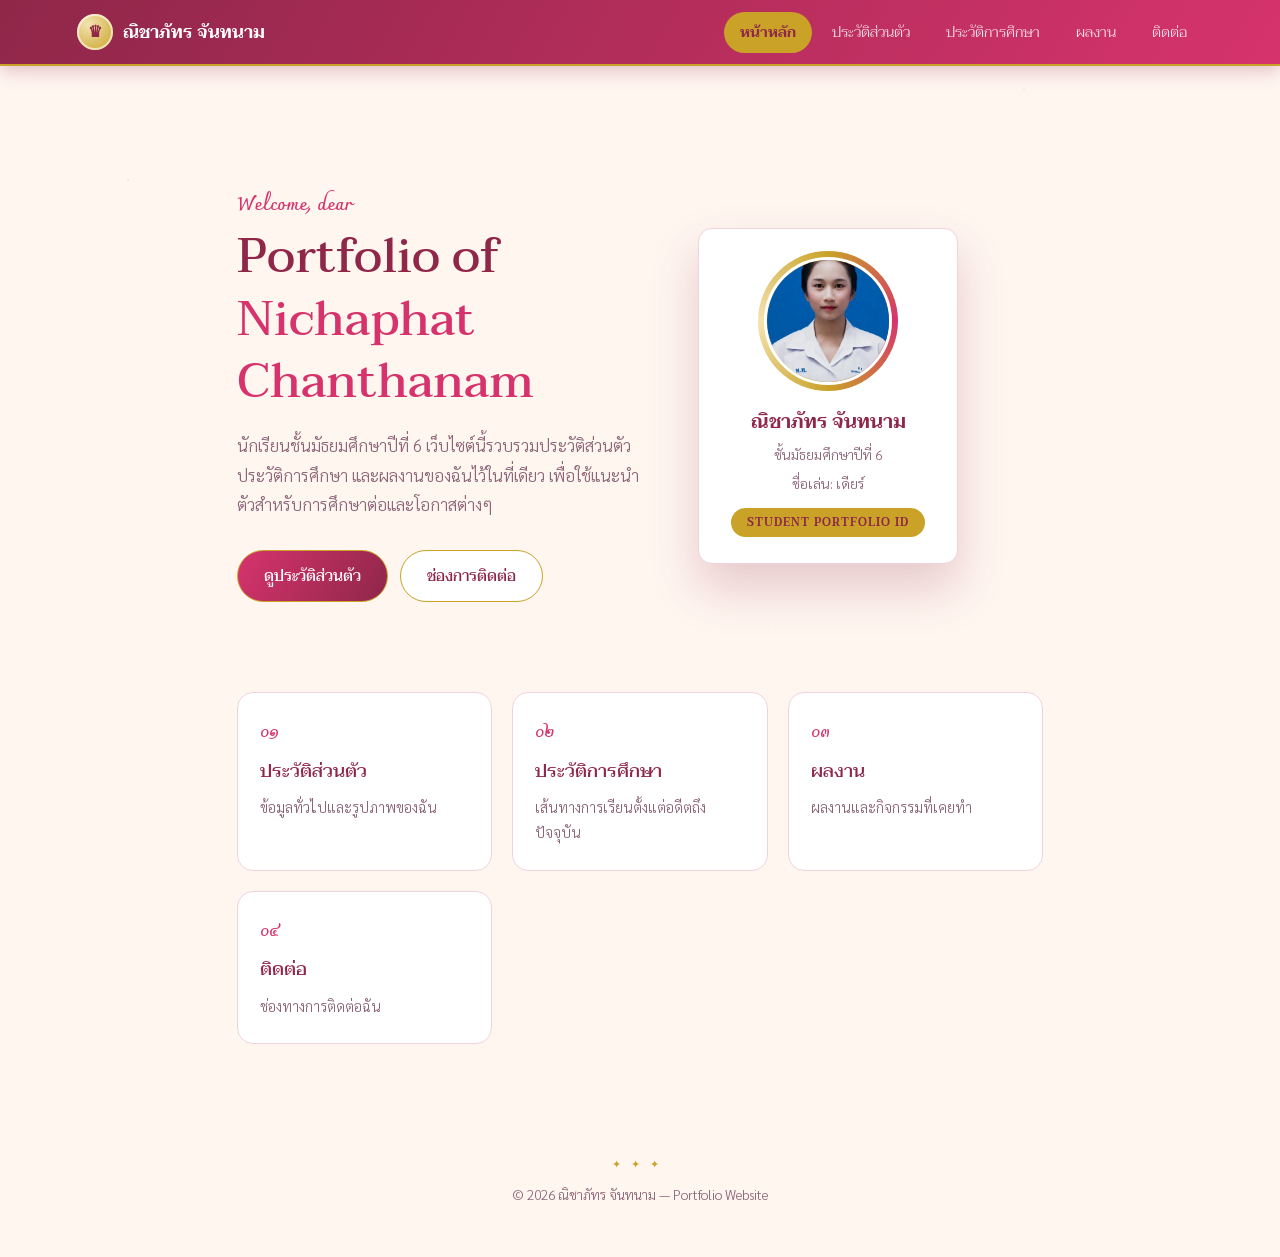
<file: index.html>
<!DOCTYPE html>
<html lang="th">
<head>
<meta charset="UTF-8">
<meta name="viewport" content="width=device-width, initial-scale=1.0">
<title>Portfolio ของ ณิชาภัทร จันทนาม</title>
<link rel="stylesheet" href="style.css">
</head>
<body>

<nav class="topnav">
  <div class="brand">
    <span class="brand-badge"></span>
    ณิชาภัทร จันทนาม
  </div>
  <button class="nav-toggle" aria-label="เปิดเมนู">&#9776;</button>
  <ul class="navlinks">
    <li><a href="index.html" aria-current="page">หน้าหลัก</a></li>
    <li><a href="personal.html">ประวัติส่วนตัว</a></li>
    <li><a href="education.html">ประวัติการศึกษา</a></li>
    <li><a href="activities.html">ผลงาน</a></li>
    <li><a href="contact.html">ติดต่อ</a></li>
  </ul>
</nav>

<main>
  <section class="hero">
    <div>
      <span class="eyebrow">Welcome, dear</span>
      <h1>Portfolio of <br><span class="accent">Nichaphat Chanthanam</span></h1>
      <p class="lede">นักเรียนชั้นมัธยมศึกษาปีที่ 6 เว็บไซต์นี้รวบรวมประวัติส่วนตัว ประวัติการศึกษา และผลงานของฉันไว้ในที่เดียว เพื่อใช้แนะนำตัวสำหรับการศึกษาต่อและโอกาสต่างๆ</p>
      <div class="hero-cta">
        <a href="personal.html" class="btn btn-solid">ดูประวัติส่วนตัว</a>
        <a href="contact.html" class="btn btn-ghost">ช่องการติดต่อ</a>
      </div>
    </div>

    <div class="id-card">
      <div class="id-photo-frame">
        <div class="id-photo-inner">
          <!-- รูปโปรไฟล์: ใส่ไฟล์ images/นาเดีย.png -->
          <img src="images/นาเดีย.png" alt="รูป ณิชาภัทร จันทนาม" onerror="this.style.display='none'; this.nextElementSibling.style.display='flex';">
          <span style="display:none; align-items:center; justify-content:center; height:100%;">รูปนักเรียน</span>
        </div>
      </div>
      <div class="name">ณิชาภัทร จันทนาม</div>
      <div class="role">ชั้นมัธยมศึกษาปีที่ 6</div>
      <div class="role">ชื่อเล่น: เดียร์</div>
      <span class="id-ribbon">STUDENT PORTFOLIO ID</span>
    </div>
  </section>

  <section>
    <div class="grid-links">
      <a class="link-card" href="personal.html">
        <span class="num">๐๑</span>
        <h3>ประวัติส่วนตัว</h3>
        <p>ข้อมูลทั่วไปและรูปภาพของฉัน</p>
      </a>
      <a class="link-card" href="education.html">
        <span class="num">๐๒</span>
        <h3>ประวัติการศึกษา</h3>
        <p>เส้นทางการเรียนตั้งแต่อดีตถึงปัจจุบัน</p>
      </a>
      <a class="link-card" href="activities.html">
        <span class="num">๐๓</span>
        <h3>ผลงาน</h3>
        <p>ผลงานและกิจกรรมที่เคยทำ</p>
      </a>
      <a class="link-card" href="contact.html">
        <span class="num">๐๔</span>
        <h3>ติดต่อ</h3>
        <p>ช่องทางการติดต่อฉัน</p>
      </a>
    </div>
  </section>
</main>

<footer>&copy; 2026 ณิชาภัทร จันทนาม — Portfolio Website</footer>

<script src="script.js"></script>
</body>
</html>
</file>
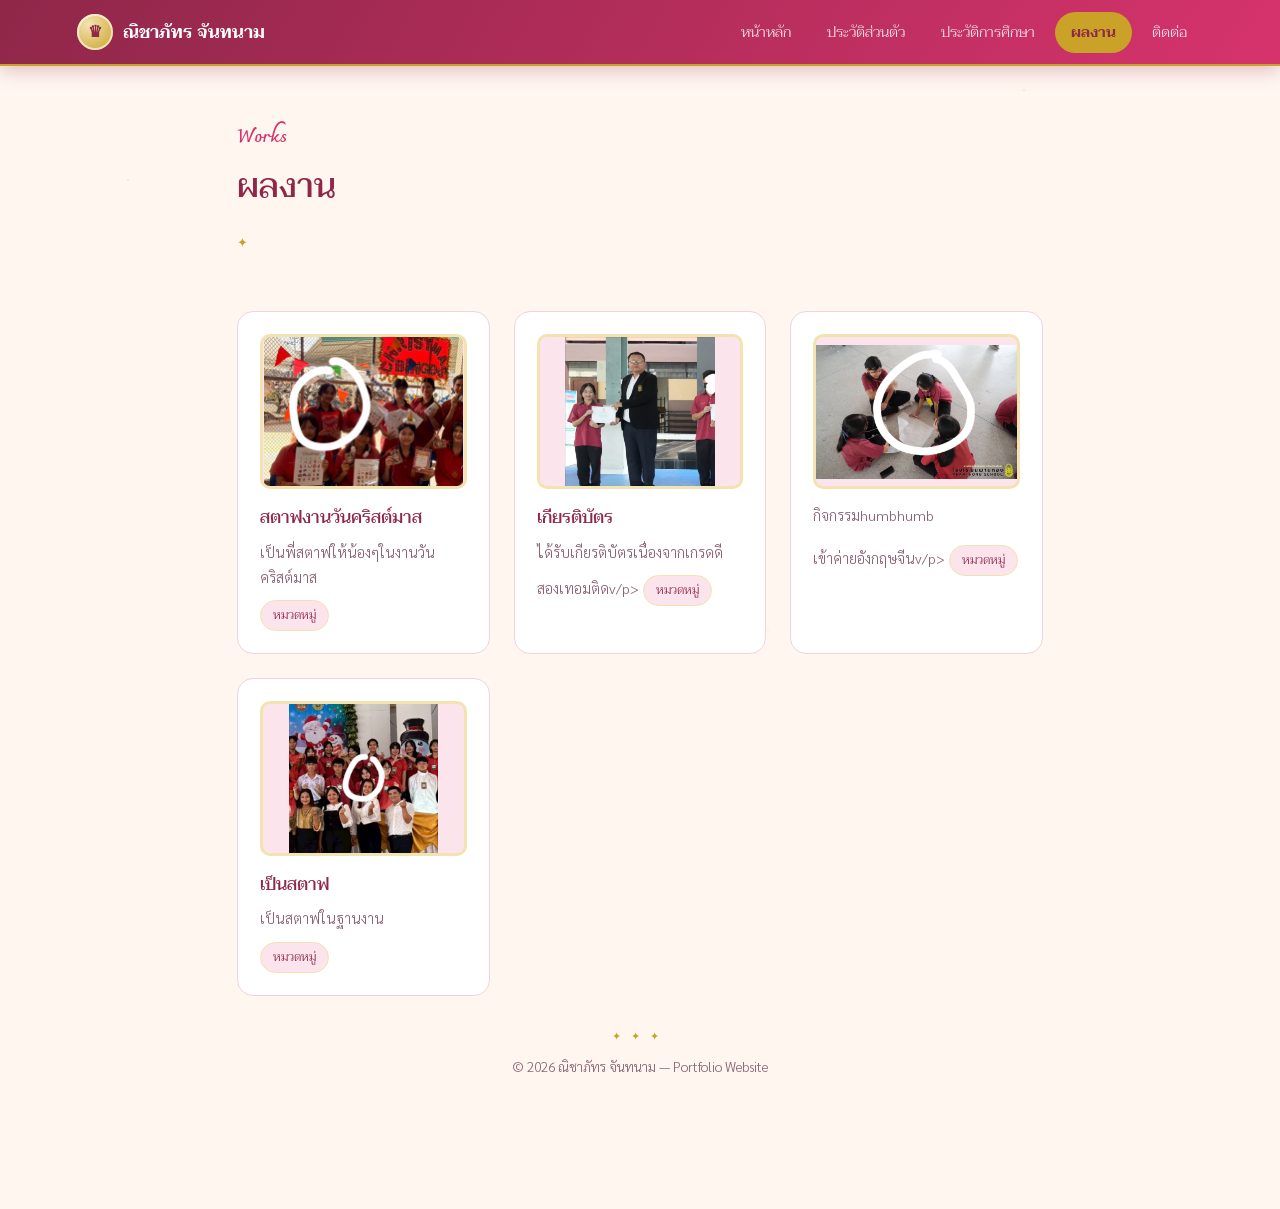
<file: activities.html>
<!DOCTYPE html>
<html lang="th">
<head>
<meta charset="UTF-8">
<meta name="viewport" content="width=device-width, initial-scale=1.0">
<title>ผลงาน | ณิชาภัทร จันทนาม</title>
<link rel="stylesheet" href="style.css">
</head>
<body>

<nav class="topnav">
  <div class="brand">
    <span class="brand-badge"></span>
    ณิชาภัทร จันทนาม
  </div>
  <button class="nav-toggle" aria-label="เปิดเมนู">&#9776;</button>
  <ul class="navlinks">
    <li><a href="index.html">หน้าหลัก</a></li>
    <li><a href="personal.html">ประวัติส่วนตัว</a></li>
    <li><a href="education.html">ประวัติการศึกษา</a></li>
    <li><a href="activities.html" aria-current="page">ผลงาน</a></li>
    <li><a href="contact.html">ติดต่อ</a></li>
  </ul>
</nav>

<main>
  <header class="page-header">
    <span class="eyebrow">Works</span>
    <h1>ผลงาน</h1>
  </header>

  <div class="work-grid">
    <!-- คัดลอกบล็อก .work-card ทั้งก้อนเพื่อเพิ่มผลงานใหม่ -->

    <div class="work-card">
      <div class="thumb">
        <!-- เปลี่ยนเป็น <img src="images/ชื่อไฟล์.jpg" alt="..."> เมื่อมีรูปผลงาน -->
        <img src="images/ผลงาน 1.jpg" alt="ผลงานที่ 1" onerror="this.style.display='none'; this.nextElementSibling.style.display='flex';">
        <span style="display:none; align-items:center; justify-content:center; height:100%;">รูปผลงานที่ 1</span>
      </div>
      <h3>สตาฟงานวันคริสต์มาส</h3>
      <p>เป็นพี่สตาฟให้น้องๆในงานวันคริสต์มาส</p>
      <span class="tag">หมวดหมู่</span>
    </div>

    <div class="work-card">
      <div class="thumb">
        <!-- เปลี่ยนเป็น <img src="images/ชื่อไฟล์.jpg" alt="..."> เมื่อมีรูปผลงาน -->
        <img src="images/ผลงาน 2.jpg" alt="ผลงานที่ 2" onerror="this.style.display='none'; this.nextElementSibling.style.display='flex';">
        <span style="display:none; align-items:center; justify-content:center; height:100%;">รูปผลงานที่ 2</span>
      </div>
      <h3>เกียรติบัตร</h3>
      <p>ได้รับเกียรติบัตรเนื่องจากเกรดดีสองเทอมติดv/p>
      <span class="tag">หมวดหมู่</span>
    </div>

    <div class="work-card">
      <div class="thumb">
        <!-- เปลี่ยนเป็น <img src="images/ชื่อไฟล์.jpg" alt="..."> เมื่อมีรูปผลงาน -->
        <img src="images/ผลงาน 3.jpg" alt="ผลงานที่ 3" onerror="this.style.display='none'; this.nextเนื่องจากเกรดดีสcenterติvstyle.display='flex';">
        <span style="display:none; align-items:center; justify-content:center; height:100%;">รูปผลงานที่ 3</span>
      </div>
      <h3></h3>
      <p>กิจกรรมhumbhumb
     <p>เข้าค่ายอังกฤษจีนv/p> 
      <span class="tag">หมวดหมู่</span>
    </div>

    <div class="work-card">
      <div class="thumb">
        <!-- เปลี่ยนเป็น <img src="images/ชื่อไฟล์.jpg" alt="..."> เมื่อมีรูปผลงาน -->
        <img src="images/ผลงาน 4.jpg" alt="ผลงานที่ 4" othumb"this.style.display='none'; this.nextElementSibliheightle.display='flex';">
        <span style="display:none; align-items:center; justify-content:center; height:100%;">รูปผลงานที่ 4</span>
      </div>
      <h3>เป็นสตาฟ</h3>
      <p>เป็นสตาฟในฐานงาน</p>
      <span class="tag">หมวดหมู่</span>
    </div>

  </div>
<footer>&copy; 2026 ณิชาภัทร จันทนาม — Portfolio Website</footer>

<script src="script.js"></script>
</body>
</html>
</file>
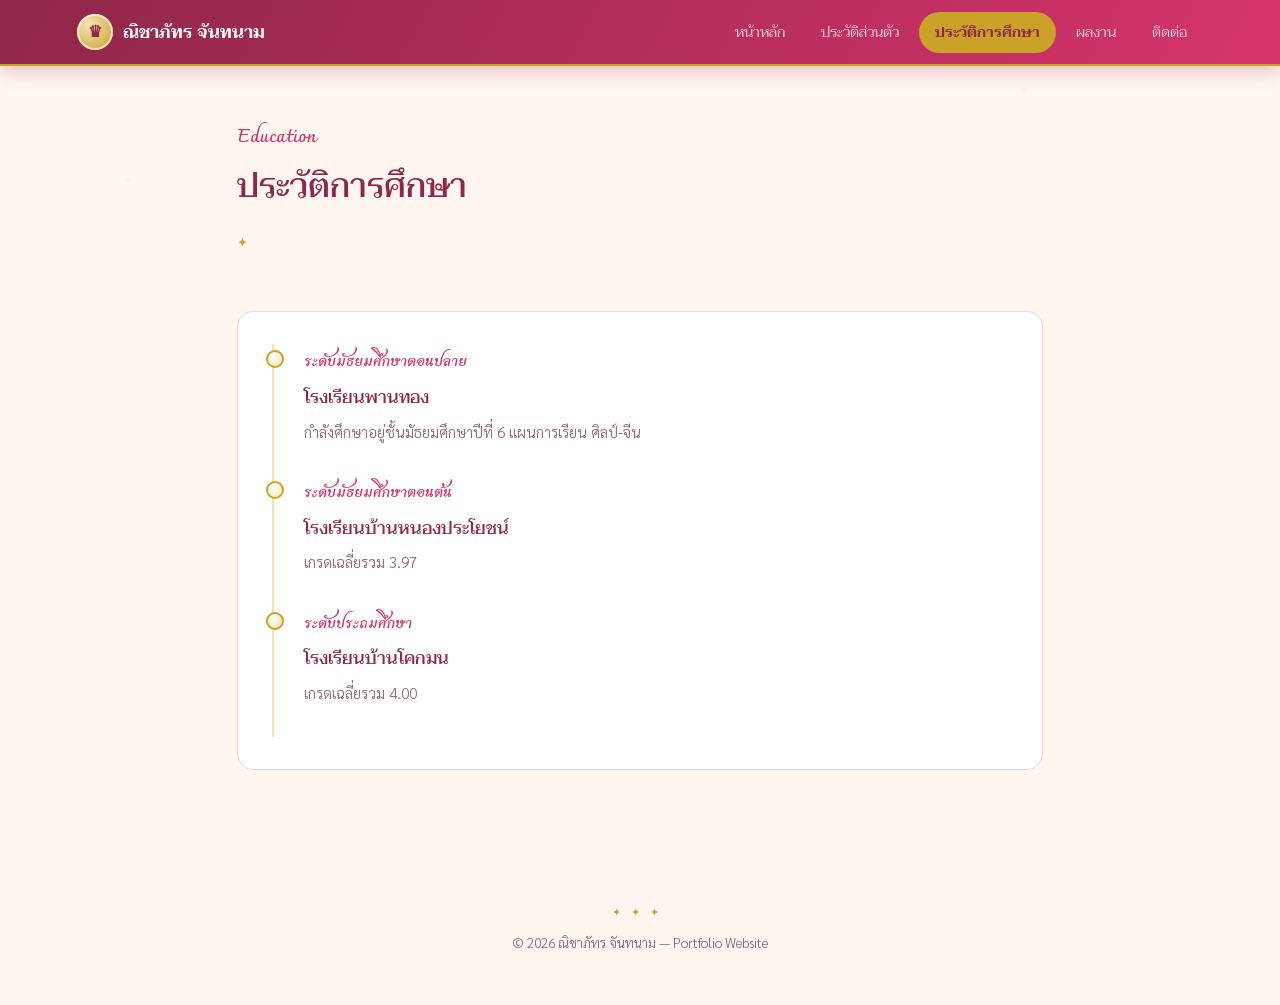
<file: education.html>
<!DOCTYPE html>
<html lang="th">
<head>
<meta charset="UTF-8">
<meta name="viewport" content="width=device-width, initial-scale=1.0">
<title>ประวัติการศึกษา | ณิชาภัทร จันทนาม</title>
<link rel="stylesheet" href="style.css">
</head>
<body>

<nav class="topnav">
  <div class="brand">
    <span class="brand-badge"></span>
    ณิชาภัทร จันทนาม
  </div>
  <button class="nav-toggle" aria-label="เปิดเมนู">&#9776;</button>
  <ul class="navlinks">
    <li><a href="index.html">หน้าหลัก</a></li>
    <li><a href="personal.html">ประวัติส่วนตัว</a></li>
    <li><a href="education.html" aria-current="page">ประวัติการศึกษา</a></li>
    <li><a href="activities.html">ผลงาน</a></li>
    <li><a href="contact.html">ติดต่อ</a></li>
  </ul>
</nav>

<main>
  <header class="page-header">
    <span class="eyebrow">Education</span>
    <h1>ประวัติการศึกษา</h1>
  </header>

  <div class="card">
    <!-- แก้ปี ชื่อโรงเรียน และรายละเอียดในแต่ละ <li> ให้ตรงกับของจริง -->
    <ul class="timeline">
      <li>
        <span class="year">ระดับมัธยมศึกษาตอนปลาย</span>
        <h3>โรงเรียนพานทอง</h3>
        <p>กำลังศึกษาอยู่ชั้นมัธยมศึกษาปีที่ 6 แผนการเรียน ศิลป์-จีน</p>
      </li>
      <li>
        <span class="year">ระดับมัธยมศึกษาตอนต้น</span>
        <h3>โรงเรียนบ้านหนองประโยชน์</h3>
        <p>เกรดเฉลี่ยรวม 3.97</p>
      </li>
      <li>
        <span class="year">ระดับประถมศึกษา</span>
        <h3>โรงเรียนบ้านโคกมน</h3>
        <p>เกรดเฉลี่ยรวม 4.00</p>
      </li>
    </ul>
  </div>
</main>

<footer>&copy; 2026 ณิชาภัทร จันทนาม — Portfolio Website</footer>

<script src="script.js"></script>
</body>
</html>
</file>
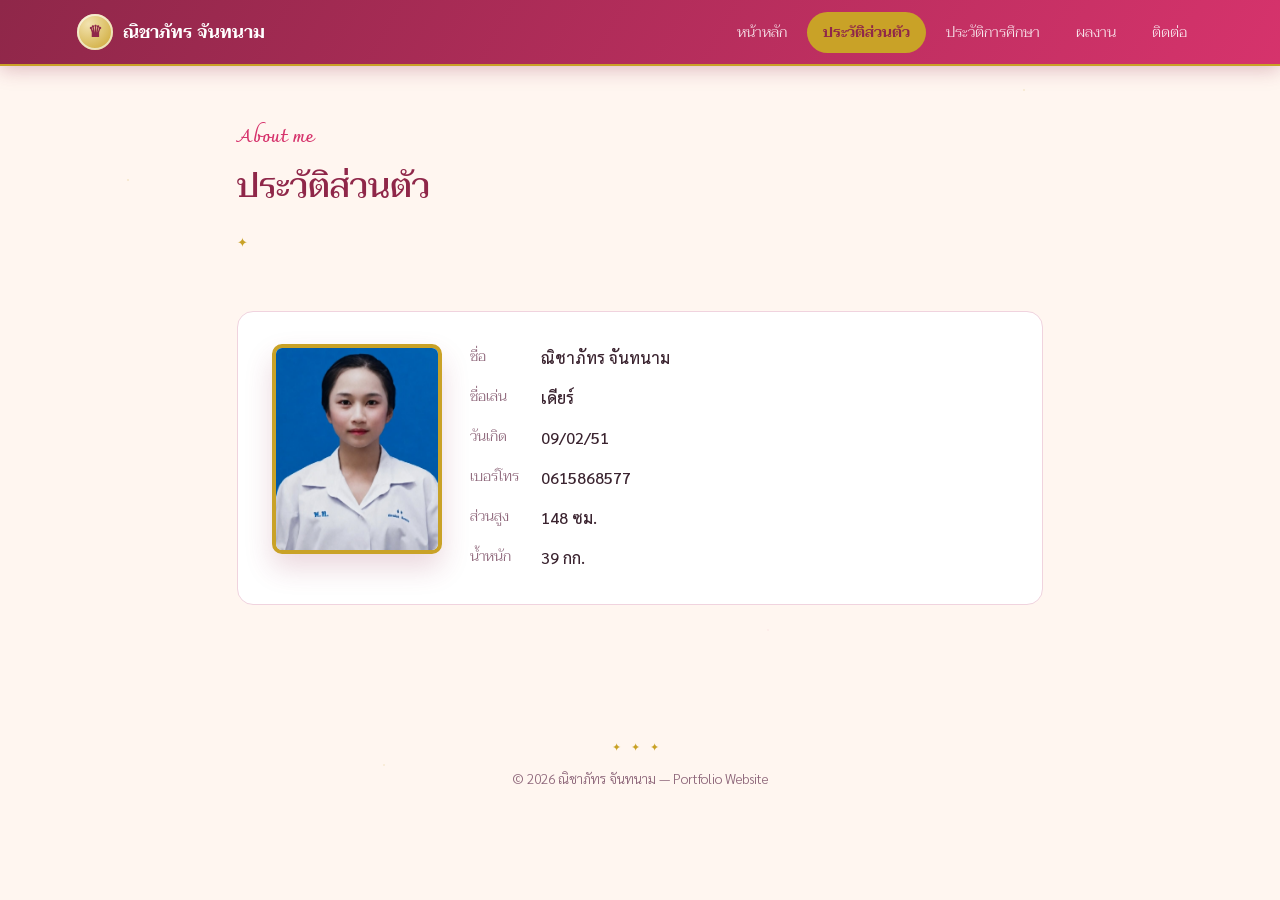
<file: personal.html>
<!DOCTYPE html>
<html lang="th">
<head>
<meta charset="UTF-8">
<meta name="viewport" content="width=device-width, initial-scale=1.0">
<title>ประวัติส่วนตัว | ณิชาภัทร จันทนาม</title>
<link rel="stylesheet" href="style.css">
</head>
<body>

<nav class="topnav">
  <div class="brand">
    <span class="brand-badge"></span>
    ณิชาภัทร จันทนาม
  </div>
  <button class="nav-toggle" aria-label="เปิดเมนู">&#9776;</button>
  <ul class="navlinks">
    <li><a href="index.html">หน้าหลัก</a></li>
    <li><a href="personal.html" aria-current="page">ประวัติส่วนตัว</a></li>
    <li><a href="education.html">ประวัติการศึกษา</a></li>
    <li><a href="activities.html">ผลงาน</a></li>
    <li><a href="contact.html">ติดต่อ</a></li>
  </ul>
</nav>

<main>
  <header class="page-header">
    <span class="eyebrow">About me</span>
    <h1>ประวัติส่วนตัว</h1>
  </header>

  <div class="card">
    <div class="profile-block">
      <!-- รูปโปรไฟล์: เปลี่ยนไฟล์ในโฟลเดอร์ images/ แล้วแก้ src ด้านล่างได้เลย -->
      <img class="profile-photo" src="images/นาเดีย.png" alt="รูป ณิชาภัทร จันทนาม">

      <dl class="info-list">
        <dt>ชื่อ</dt><dd>ณิชาภัทร จันทนาม</dd>
        <dt>ชื่อเล่น</dt><dd>เดียร์</dd>
        <dt>วันเกิด</dt><dd>09/02/51</dd>
        <dt>เบอร์โทร</dt><dd>0615868577</dd>
        <dt>ส่วนสูง</dt><dd>148 ซม.</dd>
        <dt>น้ำหนัก</dt><dd>39 กก.</dd>
      </dl>
    </div>
  </div>
</main>

<footer>&copy; 2026 ณิชาภัทร จันทนาม — Portfolio Website</footer>

<script src="script.js"></script>
</body>
</html>
</file>
<file: style.css>
@import url('https://fonts.googleapis.com/css2?family=Taviraj:wght@300;400;500;600&family=Charmonman:wght@400;700&family=Sarabun:wght@300;400;500&display=swap');

:root {
  --cream: #FFF6F0;
  --blush: #FBE4EC;
  --rose: #D6336C;
  --rose-deep: #8F2749;
  --gold: #C9A227;
  --gold-light: #F3E3B0;
  --card: #FFFFFF;
  --ink: #3B2430;
  --ink-soft: #8C6478;
  --line: #F0D3DE;
  --radius: 16px;
}

* { box-sizing: border-box; }

html { scroll-behavior: smooth; }

body {
  margin: 0;
  background: var(--cream);
  background-image:
    radial-gradient(2px 2px at 10% 20%, rgba(201,162,39,0.35) 0, transparent 60%),
    radial-gradient(2px 2px at 80% 10%, rgba(201,162,39,0.3) 0, transparent 60%),
    radial-gradient(1.5px 1.5px at 60% 70%, rgba(214,51,108,0.2) 0, transparent 60%),
    radial-gradient(2px 2px at 30% 85%, rgba(201,162,39,0.28) 0, transparent 60%);
  background-attachment: fixed;
  color: var(--ink);
  font-family: 'Sarabun', sans-serif;
  font-weight: 300;
  line-height: 1.75;
}

h1, h2, h3, .display {
  font-family: 'Taviraj', serif;
  font-weight: 500;
  color: var(--rose-deep);
  margin: 0;
}

a { color: inherit; text-decoration: none; }

/* ---------- Top nav ---------- */
.topnav {
  position: sticky;
  top: 0;
  z-index: 50;
  display: flex;
  align-items: center;
  justify-content: space-between;
  padding: 14px 6vw;
  background: linear-gradient(120deg, var(--rose-deep), var(--rose));
  color: #fff;
  box-shadow: 0 4px 18px rgba(143,39,73,0.28);
  border-bottom: 2px solid var(--gold);
}

.brand {
  display: flex;
  align-items: center;
  gap: 10px;
  font-family: 'Taviraj', serif;
  font-weight: 600;
  font-size: 1.1rem;
  color: #fff;
}

.brand-badge {
  width: 36px;
  height: 36px;
  border-radius: 50%;
  background: radial-gradient(circle at 32% 28%, var(--gold-light), var(--gold));
  color: var(--rose-deep);
  display: flex;
  align-items: center;
  justify-content: center;
  font-weight: 700;
  font-size: 1rem;
  box-shadow: inset 0 0 0 2px rgba(255,255,255,0.6);
}

.brand-badge::before { content: '\265B'; }

.navlinks {
  display: flex;
  gap: 4px;
  list-style: none;
  margin: 0;
  padding: 0;
  font-family: 'Taviraj', serif;
}

.navlinks a {
  padding: 8px 16px;
  border-radius: 999px;
  font-size: 0.92rem;
  color: rgba(255,255,255,0.88);
  transition: background 0.25s, color 0.25s;
  white-space: nowrap;
}

.navlinks a:hover {
  background: rgba(255,255,255,0.14);
  color: #fff;
}

.navlinks a[aria-current="page"] {
  background: var(--gold);
  color: var(--rose-deep);
  font-weight: 600;
}

.nav-toggle {
  display: none;
  background: none;
  border: none;
  color: #fff;
  font-size: 1.5rem;
  cursor: pointer;
}

@media (max-width: 720px) {
  .nav-toggle { display: block; }
  .navlinks {
    position: absolute;
    top: 100%;
    left: 0;
    right: 0;
    flex-direction: column;
    background: var(--rose-deep);
    padding: 10px 6vw 16px;
    display: none;
    gap: 2px;
  }
  .navlinks.open { display: flex; }
  .navlinks a { padding: 12px 14px; border-radius: 8px; }
}

/* ---------- Page shell ---------- */
main {
  max-width: 960px;
  margin: 0 auto;
  padding: 56px 6vw 80px;
}

.page-header {
  margin-bottom: 40px;
  padding-bottom: 18px;
  position: relative;
}

.page-header::after {
  content: '\2726';
  display: block;
  margin-top: 14px;
  text-align: left;
  color: var(--gold);
  font-size: 0.8rem;
  letter-spacing: 14px;
}

.eyebrow {
  font-family: 'Charmonman', cursive;
  font-size: 1.15rem;
  font-weight: 700;
  color: var(--rose);
  margin-bottom: 4px;
  display: block;
}

.page-header h1 { font-size: 2.1rem; }

/* ---------- Hero (index page) ---------- */
.hero {
  display: grid;
  grid-template-columns: 1.1fr 0.9fr;
  gap: 40px;
  align-items: center;
  padding: 68px 0 60px;
}

@media (max-width: 780px) {
  .hero { grid-template-columns: 1fr; padding-top: 40px; text-align: center; }
  .hero-cta { justify-content: center; }
  .id-card { margin: 0 auto; }
}

.hero h1 {
  font-size: clamp(2rem, 5vw, 3rem);
  line-height: 1.3;
}

.hero .accent { color: var(--rose); }

.hero p.lede {
  color: var(--ink-soft);
  font-size: 1.05rem;
  margin-top: 18px;
  max-width: 46ch;
}

.hero-cta {
  margin-top: 30px;
  display: flex;
  gap: 12px;
  flex-wrap: wrap;
}

.btn {
  font-family: 'Taviraj', serif;
  font-size: 0.95rem;
  font-weight: 500;
  padding: 12px 26px;
  border-radius: 999px;
  border: 1.5px solid var(--gold);
  transition: transform 0.2s, background 0.2s, color 0.2s, box-shadow 0.2s;
  display: inline-block;
}

.btn-solid { background: linear-gradient(120deg, var(--rose), var(--rose-deep)); color: #fff; }
.btn-solid:hover { transform: translateY(-3px); box-shadow: 0 12px 24px rgba(143,39,73,0.3); }
.btn-ghost { color: var(--rose-deep); background: #fff; }
.btn-ghost:hover { background: var(--gold-light); transform: translateY(-3px); }

/* Ornate corner-frame mixin (used on cards) */
.ornate {
  position: relative;
}
.ornate::before, .ornate::after,
.ornate .corner-tl, .ornate .corner-br {
  content: '';
  position: absolute;
  width: 22px;
  height: 22px;
  border: 2px solid var(--gold);
  pointer-events: none;
}
.ornate::before { top: 6px; left: 6px; border-right: none; border-bottom: none; }
.ornate::after   { bottom: 6px; right: 6px; border-left: none; border-top: none; }

/* ---------- Royal medallion ID card ---------- */
.id-card {
  position: relative;
  width: 260px;
  padding: 22px 20px 26px;
  background: var(--card);
  border-radius: 14px;
  box-shadow: 0 24px 48px rgba(143,39,73,0.22);
  border: 1px solid var(--line);
  text-align: center;
}

.id-photo-frame {
  width: 140px;
  height: 140px;
  margin: 0 auto 14px;
  border-radius: 50%;
  padding: 6px;
  background: conic-gradient(from 180deg, var(--gold), var(--gold-light), var(--gold), var(--rose), var(--gold));
}

.id-photo-inner {
  width: 100%;
  height: 100%;
  border-radius: 50%;
  overflow: hidden;
  border: 3px solid #fff;
  background: var(--blush);
  display: flex;
  align-items: center;
  justify-content: center;
}

.id-photo-inner img { width: 100%; height: 100%; object-fit: cover; }

.id-photo-inner span {
  font-family: 'Sarabun', sans-serif;
  color: var(--ink-soft);
  font-size: 0.75rem;
  text-align: center;
  padding: 0 14px;
}

.id-card .name { font-family: 'Taviraj', serif; font-weight: 600; font-size: 1.2rem; color: var(--rose-deep); }
.id-card .role { color: var(--ink-soft); font-size: 0.88rem; margin-top: 4px; }

.id-ribbon {
  display: inline-block;
  margin-top: 12px;
  background: var(--gold);
  color: var(--rose-deep);
  font-family: 'Taviraj', serif;
  font-weight: 600;
  font-size: 0.7rem;
  letter-spacing: 1px;
  padding: 5px 16px;
  border-radius: 999px;
}

/* ---------- Waypoint cards on index ---------- */
.grid-links {
  display: grid;
  grid-template-columns: repeat(auto-fit, minmax(190px, 1fr));
  gap: 20px;
  margin-top: 30px;
}

.link-card {
  background: var(--card);
  border: 1px solid var(--line);
  border-radius: var(--radius);
  padding: 24px 22px;
  transition: transform 0.25s, box-shadow 0.25s, border-color 0.25s;
}

.link-card:hover {
  transform: translateY(-6px);
  box-shadow: 0 18px 36px rgba(143,39,73,0.16);
  border-color: var(--gold);
}

.link-card .num {
  font-family: 'Charmonman', cursive;
  color: var(--rose);
  font-weight: 700;
  font-size: 1.1rem;
}

.link-card h3 { margin-top: 6px; font-size: 1.15rem; }
.link-card p { color: var(--ink-soft); font-size: 0.9rem; margin: 8px 0 0; }

/* ---------- Content sections ---------- */
.card {
  background: var(--card);
  border: 1px solid var(--line);
  border-radius: var(--radius);
  padding: 32px 34px;
  margin-bottom: 22px;
}

.profile-block {
  display: flex;
  gap: 28px;
  align-items: flex-start;
  flex-wrap: wrap;
}

.profile-photo {
  width: 170px;
  height: 210px;
  border-radius: 10px;
  border: 4px solid var(--gold);
  object-fit: cover;
  background: var(--blush);
  flex-shrink: 0;
  box-shadow: 0 14px 28px rgba(143,39,73,0.18);
}

dl.info-list {
  display: grid;
  grid-template-columns: max-content 1fr;
  gap: 12px 22px;
  margin: 0;
}
dl.info-list dt {
  font-family: 'Taviraj', serif;
  color: var(--ink-soft);
  font-size: 0.9rem;
}
dl.info-list dd {
  margin: 0;
  font-weight: 500;
}

/* ---------- Timeline (education) — a strand of pearls ---------- */
.timeline {
  list-style: none;
  margin: 0;
  padding: 0;
  border-left: 2px solid var(--gold-light);
}

.timeline li {
  position: relative;
  padding: 4px 0 30px 30px;
}

.timeline li::before {
  content: '';
  position: absolute;
  left: -8px;
  top: 6px;
  width: 14px;
  height: 14px;
  border-radius: 50%;
  background: radial-gradient(circle at 32% 28%, #fff, var(--gold-light));
  border: 2px solid var(--gold);
}

.timeline .year {
  font-family: 'Charmonman', cursive;
  color: var(--rose);
  font-weight: 700;
  font-size: 1.05rem;
  display: block;
}

.timeline h3 { margin-top: 4px; font-size: 1.1rem; }
.timeline p { color: var(--ink-soft); margin: 6px 0 0; font-size: 0.95rem; }

/* ---------- Works / activities ---------- */
.work-grid {
  display: grid;
  grid-template-columns: repeat(auto-fit, minmax(240px, 1fr));
  gap: 24px;
}

.work-card {
  background: var(--card);
  border: 1px solid var(--line);
  border-radius: var(--radius);
  padding: 22px;
}

.work-card .thumb {
  width: 100%;
  aspect-ratio: 4 / 3;
  border-radius: 10px;
  overflow: hidden;
  background: var(--blush);
  border: 3px solid var(--gold-light);
  display: flex;
  align-items: center;
  justify-content: center;
  color: var(--ink-soft);
  font-size: 0.85rem;
  margin-bottom: 14px;
}
.work-card .thumb img { width: 100%; height: 100%; object-fit: contain; }
.work-card h3 { font-size: 1.08rem; }
.work-card p { color: var(--ink-soft); font-size: 0.9rem; margin: 6px 0 0; }
.work-card .tag {
  display: inline-block;
  margin-top: 10px;
  font-family: 'Taviraj', serif;
  font-size: 0.75rem;
  color: var(--rose-deep);
  background: var(--blush);
  padding: 4px 12px;
  border-radius: 999px;
  border: 1px solid var(--gold-light);
}

/* ---------- Contact ---------- */
.contact-grid {
  display: grid;
  grid-template-columns: repeat(auto-fit, minmax(220px, 1fr));
  gap: 18px;
}

.contact-item {
  display: flex;
  align-items: center;
  gap: 14px;
}

.contact-icon {
  width: 46px;
  height: 46px;
  border-radius: 50%;
  background: radial-gradient(circle at 32% 28%, var(--rose), var(--rose-deep));
  color: var(--gold-light);
  display: flex;
  align-items: center;
  justify-content: center;
  font-family: 'Taviraj', serif;
  font-weight: 700;
  flex-shrink: 0;
  box-shadow: inset 0 0 0 2px rgba(255,255,255,0.3);
}

.contact-item .label {
  font-size: 0.82rem;
  color: var(--ink-soft);
}
.contact-item .value { font-weight: 500; }

.note {
  background: var(--blush);
  border: 1px dashed var(--gold);
  border-radius: 10px;
  padding: 14px 18px;
  font-size: 0.9rem;
  color: var(--ink-soft);
}

/* ---------- Footer ---------- */
footer {
  text-align: center;
  padding: 30px 6vw 50px;
  color: var(--ink-soft);
  font-size: 0.85rem;
}

footer::before {
  content: '\2726 \2726 \2726';
  display: block;
  color: var(--gold);
  margin-bottom: 10px;
  letter-spacing: 10px;
  font-size: 0.7rem;
}

@media (prefers-reduced-motion: reduce) {
  * { transition: none !important; }
  html { scroll-behavior: auto; }
}

a:focus-visible, button:focus-visible {
  outline: 2px solid var(--gold);
  outline-offset: 2px;
}
</file>
